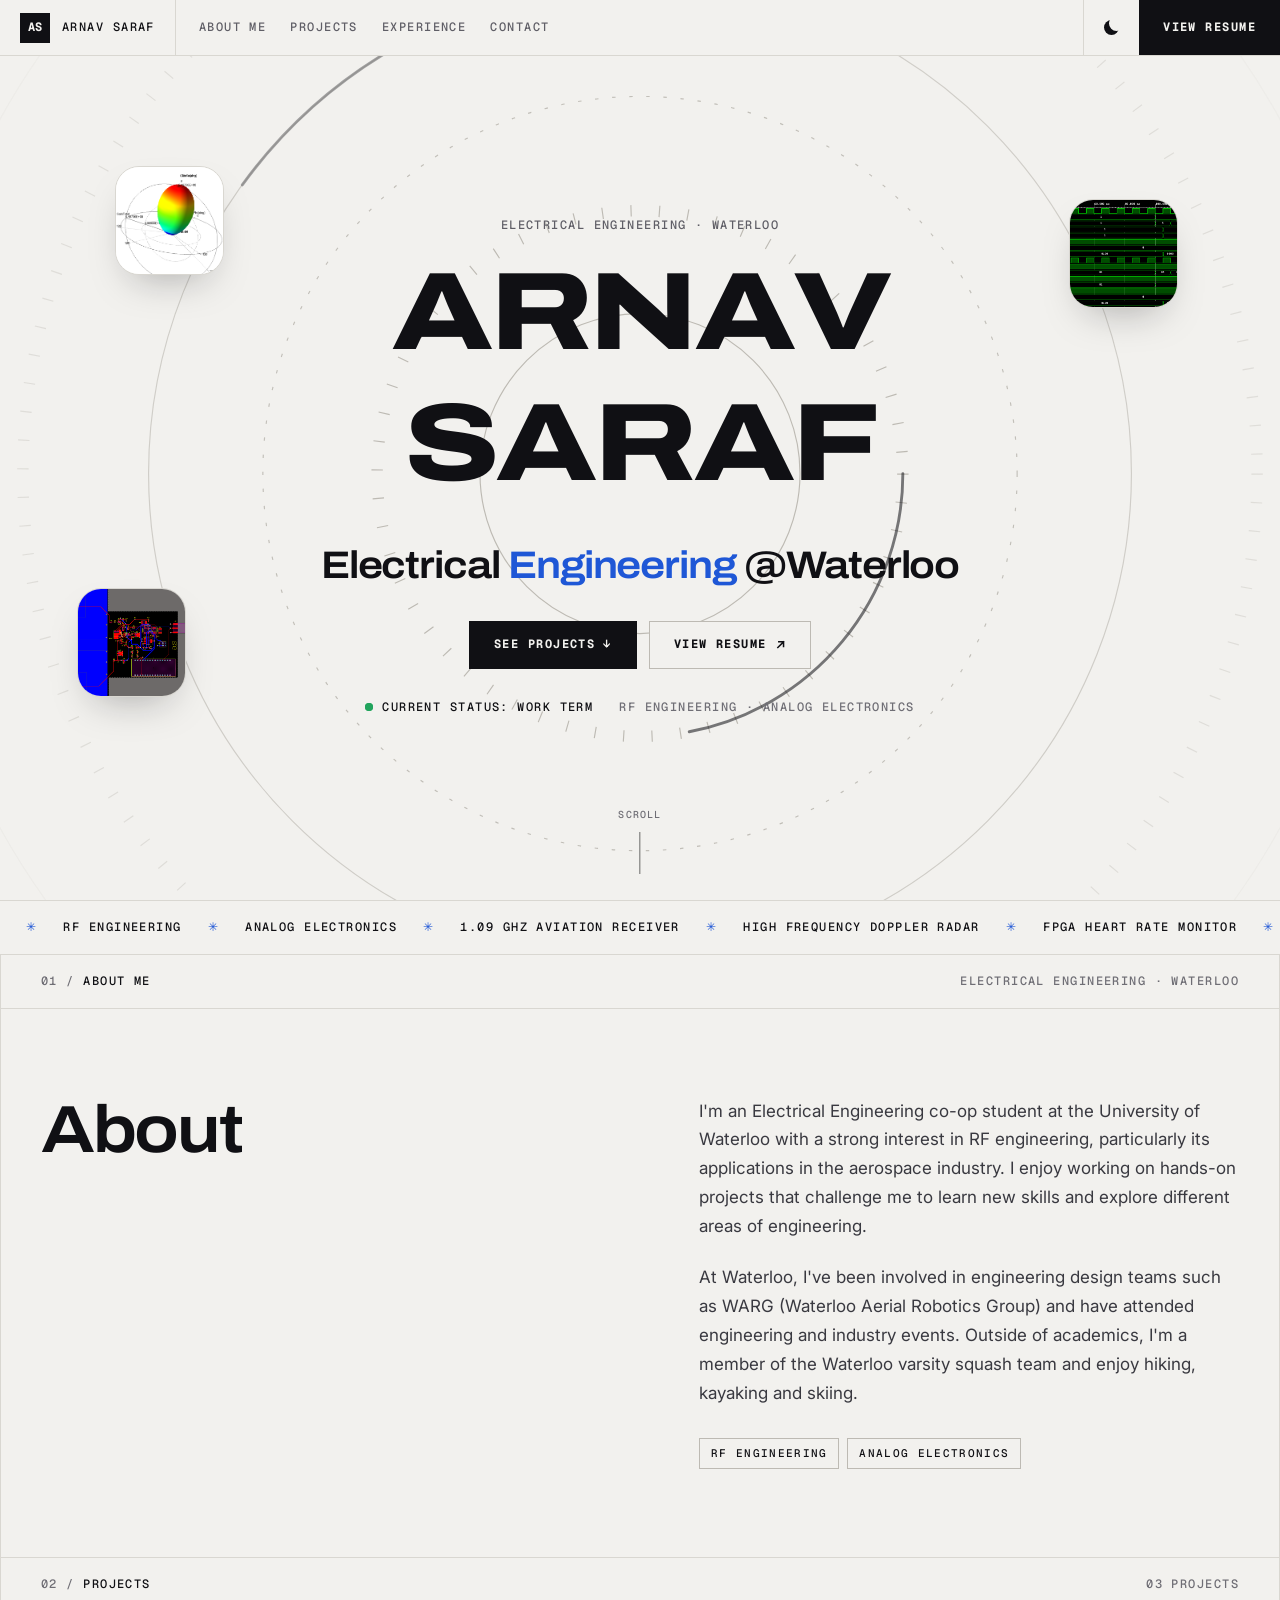
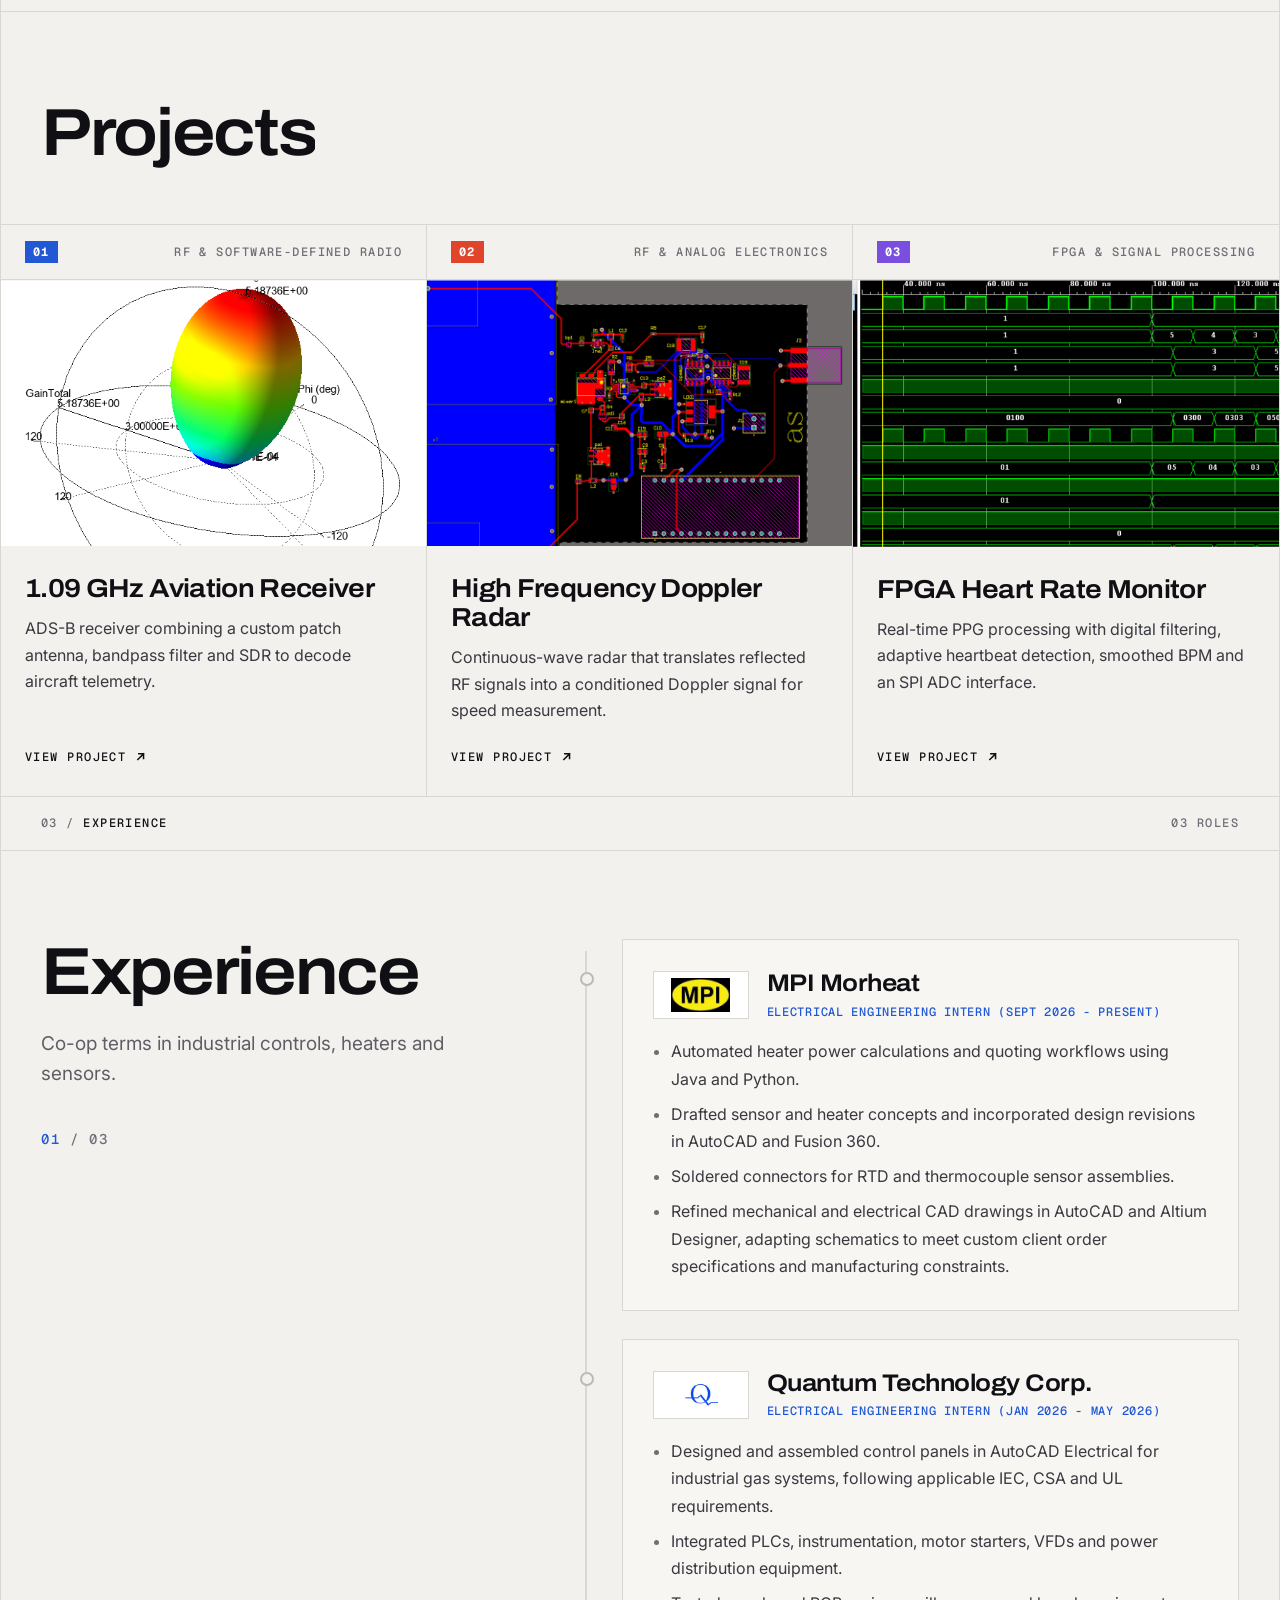
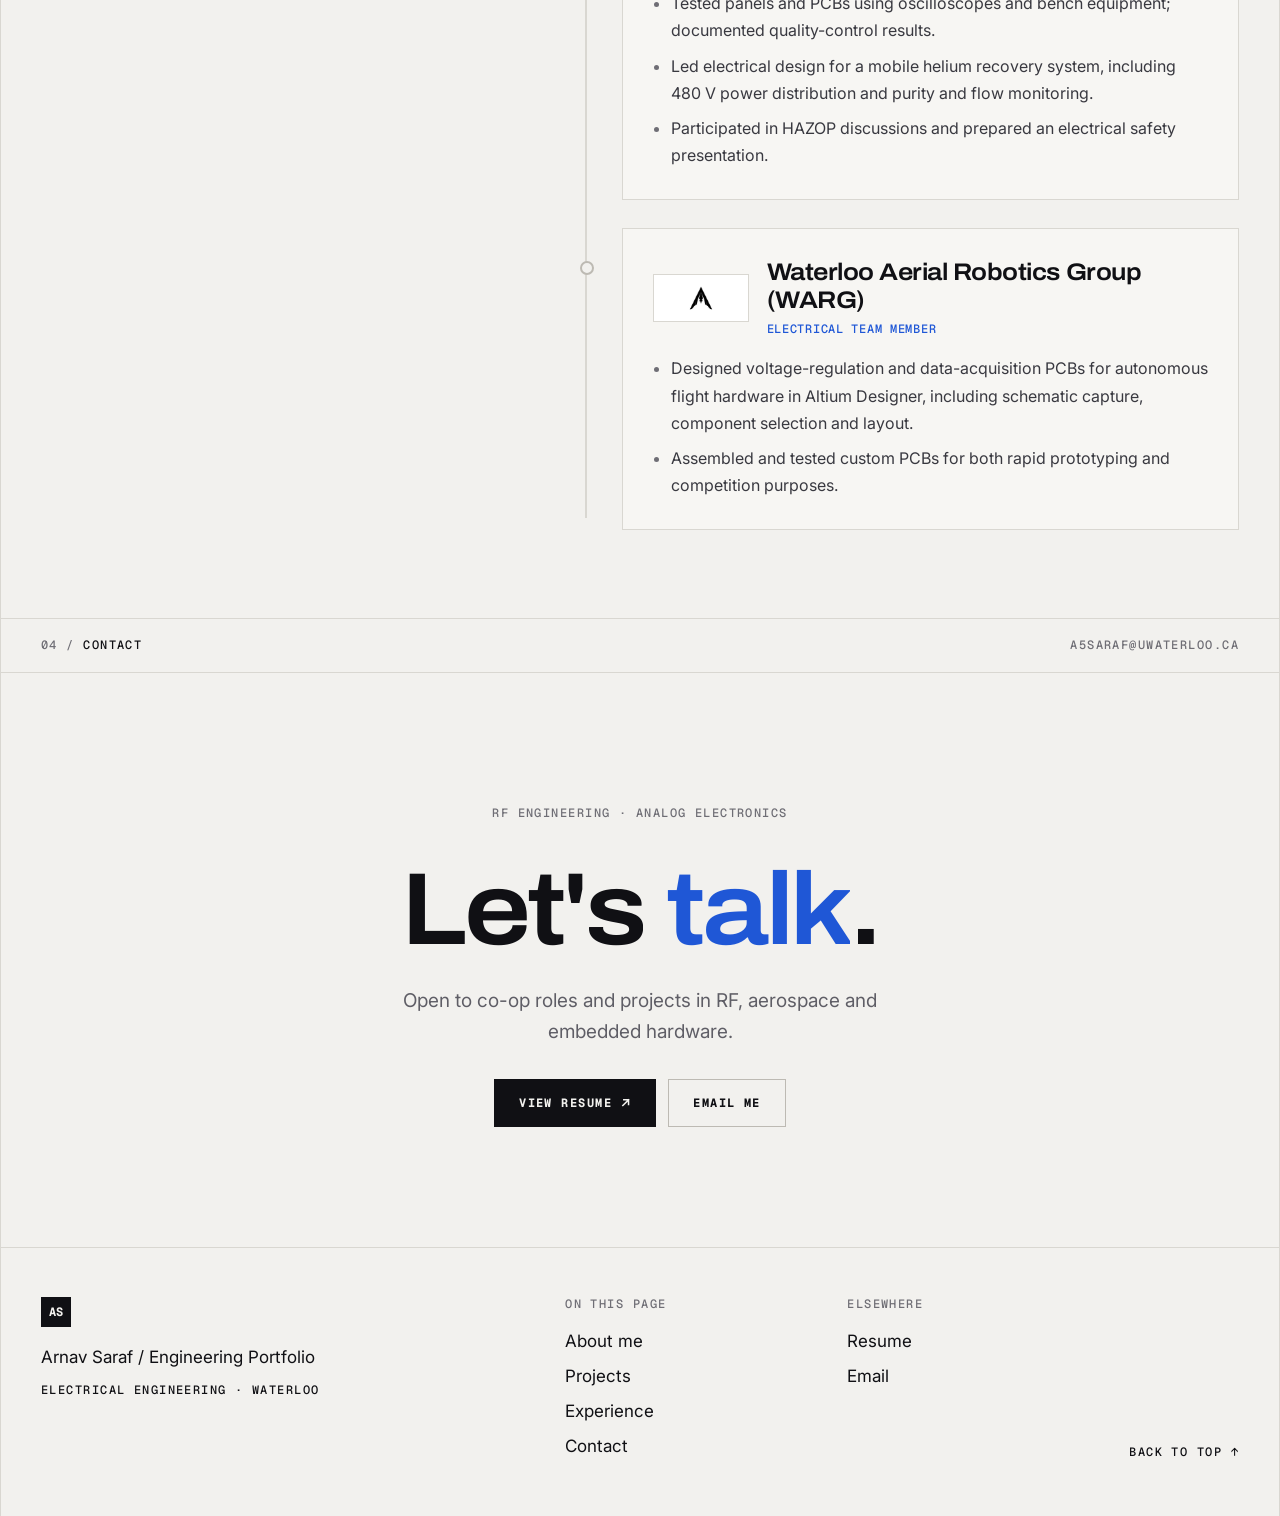
<file: index.html>
<!doctype html>
<html lang="en" data-style="motion" data-theme="light">
<head>
<meta charset="utf-8">
<meta name="viewport" content="width=device-width, initial-scale=1">
<title>Arnav Saraf | Engineering Portfolio</title>
<meta name="description" content="Arnav Saraf, Electrical Engineering co-op student at the University of Waterloo. RF, aviation and FPGA projects.">

<link rel="preconnect" href="https://fonts.googleapis.com">
<link rel="preconnect" href="https://fonts.gstatic.com" crossorigin>
<link rel="stylesheet" href="https://fonts.googleapis.com/css2?family=Archivo:wdth,wght@62..125,400..800&family=Geist+Mono:wght@400;500;700&family=Inter:wght@400;500;600&display=swap">

<!-- The style chosen in the editor (settings.style) decides which stylesheet loads. -->
<link rel="stylesheet" id="style-sheet" href="css/motion.css">

<script src="content.js"></script>
<script>
  // Pick the stylesheet before the page paints. ?style=classic or ?style=motion overrides it.
  (function () {
    var settings = (window.portfolioContent || {}).settings || {};
    var override = new URLSearchParams(location.search).get('style');
    var style = override === 'classic' || override === 'motion' ? override : (settings.style === 'classic' ? 'classic' : 'motion');
    document.documentElement.dataset.style = style;
    document.documentElement.dataset.theme = settings.theme || 'light';
    document.getElementById('style-sheet').href = 'css/' + style + '.css';
  })();
</script>
</head>
<body>
<div id="app"></div>
<noscript>
  <p style="padding:24px;font-family:sans-serif">This portfolio needs JavaScript to display. <a href="assets/Arnav-Saraf-Resume.pdf">Open the resume PDF</a>.</p>
</noscript>

<script src="js/common.js"></script>
<script src="js/classic.js"></script>
<script src="js/motion.js"></script>
<script src="js/site.js"></script>
</body>
</html>
</file>
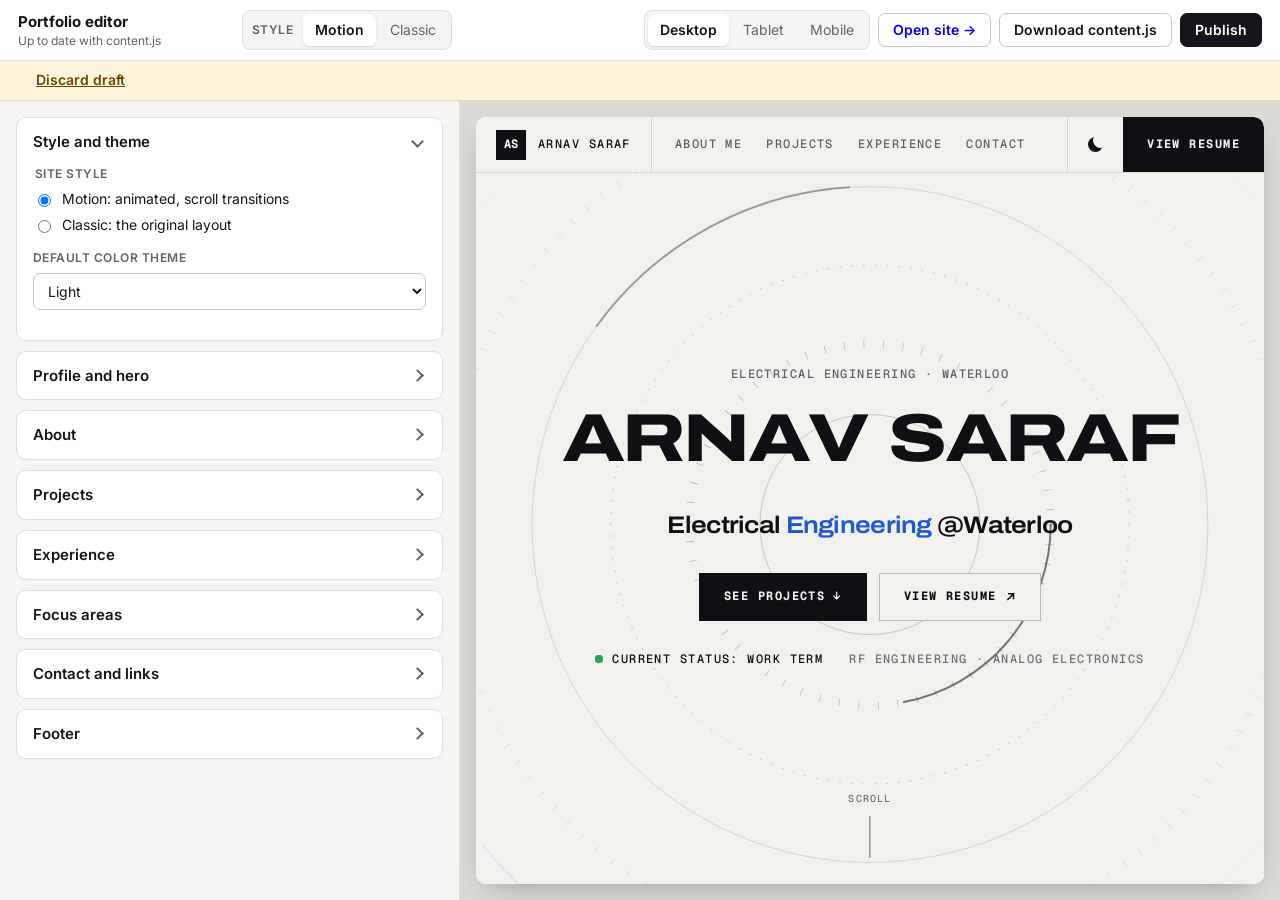
<file: editor.html>
<!doctype html>
<html lang="en">
<head>
<meta charset="utf-8">
<meta name="viewport" content="width=device-width, initial-scale=1">
<meta name="robots" content="noindex, nofollow">
<title>Portfolio editor</title>
<link rel="preconnect" href="https://fonts.googleapis.com">
<link rel="preconnect" href="https://fonts.gstatic.com" crossorigin>
<link rel="stylesheet" href="https://fonts.googleapis.com/css2?family=Inter:wght@400;500;600;700&display=swap">
<link rel="stylesheet" href="css/editor.css">
<script src="content.js"></script>
</head>
<body>
<header class="ed-bar">
  <div class="ed-brand">
    <strong>Portfolio editor</strong>
    <span id="save-state" class="ed-state" role="status">Loading…</span>
  </div>

  <div class="ed-style" role="group" aria-label="Site style">
    <span class="ed-label">Style</span>
    <button type="button" data-style-choice="motion">Motion</button>
    <button type="button" data-style-choice="classic">Classic</button>
  </div>

  <div class="ed-actions">
    <div class="ed-devices" role="group" aria-label="Preview size">
      <button type="button" data-device="desktop" aria-pressed="true" title="Desktop preview">Desktop</button>
      <button type="button" data-device="tablet" aria-pressed="false" title="Tablet preview">Tablet</button>
      <button type="button" data-device="mobile" aria-pressed="false" title="Mobile preview">Mobile</button>
    </div>
    <a class="ed-btn ed-btn-ghost" href="index.html" target="_blank" rel="noopener">Open site →</a>
    <button type="button" class="ed-btn ed-btn-ghost" id="download-btn">Download content.js</button>
    <button type="button" class="ed-btn ed-btn-primary" id="publish-btn">Publish</button>
  </div>
</header>

<div id="draft-banner" class="ed-banner" hidden>
  <span id="draft-text"></span>
  <button type="button" class="ed-link" id="discard-btn">Discard draft</button>
</div>

<main class="ed-main">
  <form id="form" class="ed-form" autocomplete="off" novalidate></form>
  <section class="ed-preview" aria-label="Live preview">
    <div class="ed-frame-wrap" id="frame-wrap">
      <iframe id="preview" title="Live preview of the portfolio" src="index.html?preview=1"></iframe>
    </div>
  </section>
</main>

<dialog id="publish-dialog" class="ed-dialog">
  <form method="dialog" id="publish-form">
    <h2>Publish to GitHub</h2>
    <p class="ed-help">Commits <code>content.js</code> and any uploaded files to your repository in one commit. GitHub Pages updates the live site about a minute later.</p>

    <div class="ed-row3">
      <label>Owner <input name="owner" required pattern="[A-Za-z0-9_.\-]+"></label>
      <label>Repository <input name="repo" required pattern="[A-Za-z0-9_.\-]+"></label>
      <label>Branch <input name="branch" required pattern="[A-Za-z0-9_.\/\-]+"></label>
    </div>

    <label>GitHub token
      <input name="token" type="password" required spellcheck="false" placeholder="github_pat_…">
    </label>
    <p class="ed-help">
      Create a <a href="https://github.com/settings/personal-access-tokens/new" target="_blank" rel="noopener">fine-grained token</a>
      with access to only this repository and <strong>Contents: Read and write</strong> permission.
      The token stays in this browser and is only sent to api.github.com.
    </p>
    <label class="ed-check"><input type="checkbox" name="remember"> Remember token on this device</label>

    <label>Commit message <input name="message" required></label>

    <ul id="publish-files" class="ed-files"></ul>
    <p id="publish-status" class="ed-publish-status" role="status"></p>

    <div class="ed-dialog-actions">
      <button type="button" class="ed-btn ed-btn-ghost" id="forget-token">Forget token</button>
      <span class="ed-spacer"></span>
      <button type="button" class="ed-btn ed-btn-ghost" value="cancel" id="publish-cancel">Close</button>
      <button type="submit" class="ed-btn ed-btn-primary" id="publish-go" value="publish">Publish now</button>
    </div>
  </form>
</dialog>

<script src="js/common.js"></script>
<script src="js/editor.js"></script>
</body>
</html>
</file>
<file: css/motion.css>
/* Motion style: inspired by getartcraft.com.
 * Warm paper background, wide display type, mono HUD labels, framed grid lines,
 * and scroll-triggered motion. Colors are grouped under THEME COLORS. */

/* THEME COLORS */
:root {
  color-scheme: light;
  --bg: #f2f1ee;
  --bg-2: #e9e7e2;
  --card: #f7f6f3;
  --ink: #101014;
  --ink-2: #393940;
  --muted: #5f5e66;
  --faint: #6f6e75;
  --line: #d9d7d1;
  --line-strong: #bdbab3;
  --accent: #1f57d6;
  --invert-bg: #101014;
  --invert-fg: #f2f1ee;
  --shadow: 0 18px 40px -18px rgba(16, 16, 20, .35);
}

:root[data-theme="dark"] {
  color-scheme: dark;
  --bg: #0f0f12;
  --bg-2: #18181d;
  --card: #141418;
  --ink: #f2f1ee;
  --ink-2: #cfced3;
  --muted: #a3a2aa;
  --faint: #8c8b93;
  --line: #26262d;
  --line-strong: #3b3b44;
  --accent: #7aa2ff;
  --invert-bg: #f2f1ee;
  --invert-fg: #101014;
  --shadow: 0 18px 40px -18px rgba(0, 0, 0, .8);
}

/* BASE */
:root {
  --display: "Archivo", "Arial Narrow", system-ui, sans-serif;
  --body: "Inter", system-ui, -apple-system, "Segoe UI", sans-serif;
  --mono: "Geist Mono", ui-monospace, SFMono-Regular, Menlo, monospace;
  --frame: 1280px;
  --pad: 40px;
  --bar: 56px;
  --ease: cubic-bezier(.2, .7, .1, 1);
}

* { box-sizing: border-box; }

html {
  scroll-behavior: smooth;
  scroll-padding-top: calc(var(--bar) + 8px);
  background: var(--bg);
}

body {
  margin: 0;
  font-family: var(--body);
  font-size: 17px;
  line-height: 1.7;
  color: var(--ink-2);
  background: var(--bg);
  -webkit-font-smoothing: antialiased;
  transition: background-color .3s, color .3s;
}

a { color: inherit; }

a:focus-visible,
button:focus-visible {
  outline: 2px solid var(--accent);
  outline-offset: 3px;
}

img { display: block; max-width: 100%; }

.hud {
  font-family: var(--mono);
  font-size: 12px;
  line-height: 1.4;
  font-weight: 500;
  letter-spacing: .12em;
  text-transform: uppercase;
}

.faint { color: var(--faint); }
.accent { color: var(--accent); }

/* TOP BAR */
.topbar {
  position: sticky;
  top: 0;
  z-index: 50;
  display: flex;
  align-items: stretch;
  height: var(--bar);
  border-bottom: 1px solid var(--line);
  background: color-mix(in srgb, var(--bg) 92%, transparent);
  backdrop-filter: blur(10px);
  -webkit-backdrop-filter: blur(10px);
}

.mark {
  display: flex;
  align-items: center;
  gap: 12px;
  padding: 0 20px;
  border-right: 1px solid var(--line);
  color: var(--ink);
  text-decoration: none;
}

.mark-box {
  display: inline-grid;
  place-items: center;
  width: 30px;
  height: 30px;
  background: var(--invert-bg);
  color: var(--invert-fg);
  font-family: var(--mono);
  font-size: 12px;
  font-weight: 700;
  letter-spacing: .04em;
}

.mark-name { color: var(--ink); }

.topnav {
  display: flex;
  align-items: center;
  gap: 6px;
  padding: 0 14px;
}

.topnav a {
  padding: 5px 9px;
  color: var(--muted);
  text-decoration: none;
  transition: background-color .2s, color .2s;
}

.topnav a:hover { color: var(--ink); }

.topnav a.active {
  background: var(--invert-bg);
  color: var(--invert-fg);
}

.top-actions {
  display: flex;
  margin-left: auto;
}

.icon-btn {
  display: grid;
  place-items: center;
  width: var(--bar);
  border: 0;
  border-left: 1px solid var(--line);
  background: transparent;
  color: var(--ink);
  cursor: pointer;
}

.icon-btn:hover { background: var(--bg-2); }

.moon {
  width: 15px;
  height: 15px;
  border-radius: 50%;
  box-shadow: inset 5px -4px 0 0 currentColor;
  transition: box-shadow .3s, transform .4s var(--ease);
}

[data-theme="dark"] .moon {
  box-shadow: inset 0 0 0 8px currentColor;
  transform: scale(.8);
}

.top-cta {
  display: flex;
  align-items: center;
  padding: 0 24px;
  background: var(--invert-bg);
  color: var(--invert-fg);
  font-weight: 700;
  text-decoration: none;
}

.top-cta:hover { opacity: .85; }

.progress {
  position: absolute;
  left: 0;
  right: 0;
  bottom: -1px;
  height: 2px;
  pointer-events: none;
}

.progress span {
  display: block;
  height: 100%;
  background: var(--accent);
  transform: scaleX(0);
  transform-origin: left;
}

/* SCROLL RULER (right gutter, wide screens) */
.ruler {
  position: fixed;
  top: var(--bar);
  right: 0;
  bottom: 0;
  z-index: 40;
  display: none;
  flex-direction: column;
  justify-content: space-between;
  width: 56px;
  padding: 28px 0;
  pointer-events: none;
}

.tick {
  position: relative;
  display: block;
  width: 8px;
  height: 1px;
  margin-left: auto;
  background: var(--line-strong);
}

.tick.major { width: 16px; }

.tick.major::before {
  content: attr(data-n);
  position: absolute;
  right: 22px;
  top: -7px;
  font-size: 9px;
  letter-spacing: .04em;
  color: var(--faint);
}

.ruler-marker {
  position: absolute;
  right: 0;
  width: 36px;
  height: 1px;
  margin-top: 28px;
  background: var(--accent);
}

.ruler-label {
  position: absolute;
  right: 4px;
  top: 4px;
  font-size: 9px;
  letter-spacing: .04em;
  color: var(--accent);
}

/* HERO */
.hero {
  position: relative;
  display: grid;
  place-items: center;
  min-height: calc(100svh - var(--bar));
  padding: 96px 24px 120px;
  overflow: hidden;
  text-align: center;
}

.rings {
  position: absolute;
  top: 50%;
  left: 50%;
  width: max(1100px, 125vmax);
  aspect-ratio: 1;
  transform: translate(-50%, -50%);
  pointer-events: none;
  -webkit-mask-image: radial-gradient(circle, #000 30%, transparent 68%);
  mask-image: radial-gradient(circle, #000 30%, transparent 68%);
}

.rings-svg {
  width: 100%;
  height: 100%;
  overflow: visible;
}

.rings-svg circle { fill: none; }
.rings-svg .line { stroke: var(--line-strong); stroke-width: 1; }
.rings-svg .dashed { stroke-dasharray: 3 12; }
.rings-svg .ticks { stroke: var(--line-strong); stroke-width: 10; stroke-dasharray: 1 24; }

.rings-svg .arc {
  stroke: var(--ink);
  stroke-width: 2.5;
  stroke-linecap: round;
  opacity: .55;
}

.rings-svg .arc-1 { stroke-dasharray: 22 78; }
.rings-svg .arc-2 { stroke-dasharray: 14 86; stroke-dashoffset: 40; }
.rings-svg .arc-3 { stroke-dasharray: 9 91; stroke-dashoffset: 70; stroke: var(--accent); opacity: .7; }

.ring {
  transform-box: fill-box;
  transform-origin: center;
  animation: spin 70s linear infinite;
}

.ring-b { animation-duration: 110s; animation-direction: reverse; }
.ring-c { animation-duration: 160s; }

@keyframes spin { to { transform: rotate(360deg); } }

.floaters {
  position: absolute;
  inset: 0;
  pointer-events: none;
}

.floater {
  position: absolute;
  width: clamp(92px, 8.5vw, 136px);
  aspect-ratio: 1;
  pointer-events: auto;
  opacity: 0;
  transition: opacity 1s ease .9s;
}

.intro-ready .floater { opacity: 1; }

.floater-in {
  display: block;
  width: 100%;
  height: 100%;
  overflow: hidden;
  border-radius: 24px;
  border: 1px solid var(--line);
  background: var(--card);
  box-shadow: var(--shadow);
  animation: bob 7s ease-in-out infinite;
}

.floater-in img {
  width: 100%;
  height: 100%;
  object-fit: cover;
}

.f1 { top: 13%; left: 9%; }
.f2 { top: 63%; left: 6%; }
.f3 { top: 17%; right: 8%; }
.f4 { top: 66%; right: 11%; }
.f1 .floater-in { --r: -7deg; }
.f2 .floater-in { --r: 5deg; animation-delay: -2s; }
.f3 .floater-in { --r: 6deg; animation-delay: -4s; }
.f4 .floater-in { --r: -4deg; animation-delay: -1s; }

@keyframes bob {
  0%, 100% { transform: rotate(var(--r, 0deg)) translateY(0); }
  50% { transform: rotate(var(--r, 0deg)) translateY(-12px); }
}

.hero-inner {
  position: relative;
  z-index: 2;
  max-width: 980px;
}

.hero-kicker {
  margin: 0 0 22px;
  color: var(--muted);
}

.wordmark {
  margin: 0;
  font-family: var(--display);
  font-stretch: 125%;
  font-weight: 800;
  font-size: clamp(46px, 8.6vw, 140px);
  line-height: .95;
  letter-spacing: -.035em;
  text-transform: uppercase;
  color: var(--ink);
}

.wm-word {
  display: inline-block;
  overflow: hidden;
  padding: .04em .02em .06em;
  white-space: nowrap;
}

.ch {
  display: inline-block;
  transform: translateY(110%);
  transition: transform .9s var(--ease);
  transition-delay: calc(var(--i) * 45ms + 120ms);
}

.intro-ready .ch { transform: none; }

.hero-headline {
  margin: 26px auto 0;
  max-width: 820px;
  font-family: var(--display);
  font-stretch: 112%;
  font-weight: 640;
  font-size: clamp(24px, 3vw, 40px);
  line-height: 1.12;
  letter-spacing: -.03em;
  color: var(--ink);
}

.hero-intro {
  max-width: 560px;
  margin: 18px auto 0;
  font-size: 18px;
  line-height: 1.65;
  color: var(--muted);
}

.cta-row {
  display: flex;
  flex-wrap: wrap;
  justify-content: center;
  gap: 12px;
  margin-top: 34px;
}

.btn {
  display: inline-flex;
  align-items: center;
  gap: 8px;
  min-height: 48px;
  padding: 0 24px;
  font-weight: 700;
  text-decoration: none;
  transition: transform .25s var(--ease), background-color .2s, color .2s, border-color .2s;
}

.btn:hover { transform: translateY(-2px); }

.btn-solid {
  background: var(--invert-bg);
  color: var(--invert-fg);
  border: 1px solid var(--invert-bg);
}

.btn-line {
  border: 1px solid var(--line-strong);
  background: var(--bg);
  color: var(--ink);
}

.btn-line:hover { border-color: var(--ink); }

.arr {
  display: inline-block;
  width: .95em;
  height: .95em;
  fill: none;
  stroke: currentColor;
  stroke-width: 1.6;
  stroke-linecap: square;
  vertical-align: -.1em;
  transition: transform .25s var(--ease);
}

a:hover .arr { transform: translate(2px, -2px); }

.hero-meta {
  display: flex;
  flex-wrap: wrap;
  justify-content: center;
  gap: 10px 26px;
  margin: 30px 0 0;
  color: var(--muted);
}

.status {
  display: inline-flex;
  align-items: center;
  gap: 9px;
  color: var(--ink);
}

.pulse {
  position: relative;
  width: 8px;
  height: 8px;
  border-radius: 50%;
  background: #22a45d;
}

.pulse::after {
  content: "";
  position: absolute;
  inset: 0;
  border-radius: 50%;
  background: inherit;
  animation: ping 2s ease-out infinite;
}

@keyframes ping {
  from { transform: scale(1); opacity: .6; }
  to { transform: scale(3); opacity: 0; }
}

.scroll-cue {
  position: absolute;
  bottom: 26px;
  left: 50%;
  z-index: 2;
  display: flex;
  flex-direction: column;
  align-items: center;
  gap: 10px;
  transform: translateX(-50%);
  color: var(--faint);
  font-size: 10px;
  text-decoration: none;
}

.cue-line {
  position: relative;
  width: 1px;
  height: 42px;
  overflow: hidden;
  background: var(--line);
}

.cue-line::after {
  content: "";
  position: absolute;
  inset: 0;
  background: var(--ink);
  animation: cue 2.2s var(--ease) infinite;
}

@keyframes cue {
  from { transform: translateY(-100%); }
  to { transform: translateY(100%); }
}

/* Entrance for hero lines */
.intro-up {
  opacity: 0;
  transform: translateY(18px);
  transition: opacity .8s ease, transform .9s var(--ease);
  transition-delay: calc(var(--d, 0) * 90ms + 150ms);
}

.intro-ready .intro-up {
  opacity: 1;
  transform: none;
}

/* MARQUEE */
.marquee {
  position: relative;
  z-index: 3;
  display: flex;
  overflow: hidden;
  border-top: 1px solid var(--line);
  border-bottom: 1px solid var(--line);
  background: var(--bg);
  color: var(--ink);
}

.marquee-track {
  display: flex;
  width: max-content;
  animation: marquee 45s linear infinite;
}

.marquee:hover .marquee-track { animation-play-state: paused; }

.marquee-group { display: flex; }

.marquee-item {
  display: inline-flex;
  align-items: center;
  gap: 26px;
  padding: 18px 0 18px 26px;
  white-space: nowrap;
}

.star { color: var(--accent); }

@keyframes marquee { to { transform: translateX(-50%); } }

/* FRAME AND SECTIONS */
.frame {
  max-width: var(--frame);
  margin: 0 auto;
  border-left: 1px solid var(--line);
  border-right: 1px solid var(--line);
}

.block { border-bottom: 1px solid var(--line); }

.block-bar {
  display: flex;
  justify-content: space-between;
  gap: 20px;
  padding: 18px var(--pad);
  border-bottom: 1px solid var(--line);
  color: var(--ink);
}

.display {
  margin: 0;
  font-family: var(--display);
  font-stretch: 112%;
  font-weight: 640;
  font-size: clamp(38px, 5.2vw, 72px);
  line-height: 1.02;
  letter-spacing: -.035em;
  color: var(--ink);
  text-wrap: balance;
}

.display-xl { font-size: clamp(48px, 8vw, 116px); }

.lead {
  margin: 0;
  max-width: 440px;
  font-size: 19px;
  line-height: 1.6;
  color: var(--muted);
}

/* Word-by-word heading reveal */
.w {
  display: inline-block;
  overflow: hidden;
  padding-bottom: .08em;
  margin-bottom: -.08em;
  vertical-align: top;
}

.w-in {
  display: inline-block;
  transform: translateY(105%);
  transition: transform .85s var(--ease);
  transition-delay: calc(var(--w) * 60ms);
}

.split.in .w-in { transform: none; }

/* Generic scroll reveal */
.reveal {
  opacity: 0;
  transform: translateY(26px);
  transition: opacity .7s ease, transform .8s var(--ease);
  transition-delay: calc(var(--d, 0) * 90ms);
}

.reveal.in {
  opacity: 1;
  transform: none;
}

/* ABOUT */
.about-grid {
  display: grid;
  grid-template-columns: 1.1fr 1fr;
  gap: 64px;
  padding: 88px var(--pad);
}

.about-body p {
  margin: 0 0 22px;
  max-width: 600px;
}

.chips {
  display: flex;
  flex-wrap: wrap;
  gap: 8px;
  margin: 30px 0 0;
  padding: 0;
  list-style: none;
}

.chips li {
  padding: 7px 11px;
  border: 1px solid var(--line-strong);
  color: var(--ink);
  font-size: 11px;
}

/* PROJECTS */
.block-head {
  display: flex;
  align-items: flex-end;
  justify-content: space-between;
  gap: 40px;
  padding: 88px var(--pad) 56px;
  border-bottom: 1px solid var(--line);
}

.cards {
  display: grid;
  grid-template-columns: repeat(3, minmax(0, 1fr));
}

.card {
  display: flex;
  flex-direction: column;
  border-right: 1px solid var(--line);
  border-bottom: 1px solid var(--line);
  margin-bottom: -1px;
  color: inherit;
  text-decoration: none;
  transition: opacity .7s ease, transform .8s var(--ease), background-color .3s;
  transition-delay: calc(var(--d, 0) * 90ms), calc(var(--d, 0) * 90ms), 0s;
}

.card:nth-child(3n) { border-right: 0; }

.card:hover { background: var(--card); }

.card-top {
  display: flex;
  align-items: center;
  justify-content: space-between;
  gap: 16px;
  padding: 16px 24px;
  border-bottom: 1px solid var(--line);
}

.chip {
  padding: 3px 8px;
  background: var(--chip);
  color: #fff;
  font-weight: 700;
}

.card-cat {
  overflow: hidden;
  white-space: nowrap;
  text-overflow: ellipsis;
}

.card-media {
  position: relative;
  aspect-ratio: 16 / 10;
  overflow: hidden;
  background: var(--bg-2);
  clip-path: inset(0 0 100% 0);
  transition: clip-path 1.1s var(--ease);
  transition-delay: calc(var(--d, 0) * 90ms + 150ms);
}

.card.in .card-media { clip-path: inset(0); }

.card-media img {
  width: 100%;
  height: 100%;
  object-fit: cover;
  transform: translateY(var(--py, 0px)) scale(var(--s, 1.08));
  transition: transform .7s var(--ease);
}

.card:hover .card-media img { --s: 1.14; }

.card-body {
  display: flex;
  flex: 1;
  flex-direction: column;
  padding: 28px 24px 30px;
}

.card-body h3 {
  margin: 0 0 12px;
  font-family: var(--display);
  font-stretch: 110%;
  font-weight: 640;
  font-size: 26px;
  line-height: 1.12;
  letter-spacing: -.025em;
  color: var(--ink);
}

.card-body p {
  margin: 0 0 26px;
  font-size: 16px;
  line-height: 1.65;
}

.card-link {
  margin-top: auto;
  color: var(--ink);
}

/* EXPERIENCE */
.exp-grid {
  display: grid;
  grid-template-columns: 5fr 7fr;
  gap: 64px;
  padding: 88px var(--pad);
}

.exp-side {
  position: sticky;
  top: calc(var(--bar) + 40px);
  align-self: start;
}

.exp-side .lead { margin-top: 22px; }

.exp-count {
  margin: 40px 0 0;
  font-size: 14px;
}

.exp-current { color: var(--accent); }

.exp-list {
  position: relative;
  padding-left: 44px;
}

.timeline {
  position: absolute;
  top: 12px;
  bottom: 12px;
  left: 7px;
  width: 2px;
  background: var(--line);
}

.timeline span {
  display: block;
  height: 100%;
  background: var(--accent);
  transform: scaleY(0);
  transform-origin: top;
}

.job {
  position: relative;
  margin-bottom: 28px;
  padding: 30px 30px 22px;
  border: 1px solid var(--line);
  background: var(--card);
}

.job:last-child { margin-bottom: 0; }

.job-dot {
  position: absolute;
  top: 32px;
  left: -43px;
  width: 14px;
  height: 14px;
  border: 2px solid var(--line-strong);
  border-radius: 50%;
  background: var(--bg);
  transition: background-color .3s, border-color .3s;
}

.job.active .job-dot {
  border-color: var(--accent);
  background: var(--accent);
}

.job-head {
  display: flex;
  align-items: center;
  gap: 18px;
  margin-bottom: 18px;
}

.job-logo {
  flex: 0 0 96px;
  width: 96px;
  height: 48px;
  padding: 6px;
  object-fit: contain;
  background: #fff;
  border: 1px solid var(--line);
}

.job h3 {
  margin: 0;
  font-family: var(--display);
  font-stretch: 110%;
  font-weight: 640;
  font-size: 24px;
  line-height: 1.15;
  letter-spacing: -.02em;
  color: var(--ink);
}

.job-role {
  margin: 6px 0 0;
  color: var(--accent);
  letter-spacing: .06em;
}

.job ul {
  margin: 0;
  padding-left: 18px;
  font-size: 16px;
  line-height: 1.7;
}

.job li { margin-bottom: 8px; }
.job li::marker { color: var(--faint); }

/* CONTACT */
.contact { border-bottom: 0; }

.contact-inner {
  display: flex;
  flex-direction: column;
  align-items: center;
  gap: 24px;
  padding: 120px var(--pad);
  text-align: center;
}

.contact-inner .lead { max-width: 560px; }
.contact-inner .cta-row { margin-top: 8px; }

/* FOOTER */
.site-footer { border-top: 1px solid var(--line); }

.footer-inner {
  display: grid;
  grid-template-columns: 2fr 1fr 1fr auto;
  gap: 40px;
  max-width: var(--frame);
  margin: 0 auto;
  padding: 48px var(--pad) 56px;
  border-left: 1px solid var(--line);
  border-right: 1px solid var(--line);
}

.footer-brand p {
  margin: 16px 0 0;
  color: var(--ink);
}

.footer-brand .hud { margin-top: 10px; }

.footer-col {
  display: flex;
  flex-direction: column;
  gap: 6px;
}

.footer-col p { margin: 0 0 8px; }

.footer-col a {
  color: var(--ink);
  text-decoration: none;
}

.footer-col a:hover {
  text-decoration: underline;
  text-underline-offset: 4px;
}

.to-top {
  align-self: end;
  color: var(--ink);
  text-decoration: none;
}

/* RESPONSIVE */
@media (min-width: 1420px) {
  .ruler { display: flex; }
}

@media (max-width: 1100px) {
  .floaters { display: none; }
  .about-grid,
  .exp-grid { grid-template-columns: 1fr; gap: 36px; }
  .exp-side { position: static; }
  .exp-count { display: none; }
  .cards { grid-template-columns: repeat(2, minmax(0, 1fr)); }
  .card:nth-child(3n) { border-right: 1px solid var(--line); }
  .card:nth-child(2n) { border-right: 0; }
  .footer-inner { grid-template-columns: 1fr 1fr; }
}

@media (max-width: 760px) {
  :root { --pad: 20px; --bar: 52px; }
  body { font-size: 16px; }
  .mark { padding: 0 14px; }
  .mark-name { display: none; }
  .topnav { gap: 0; padding: 0 6px; overflow-x: auto; scrollbar-width: none; }
  .topnav a { padding: 5px 7px; font-size: 10px; letter-spacing: .08em; white-space: nowrap; }
  .top-cta { padding: 0 14px; font-size: 10px; }
  .icon-btn { width: 46px; }
  .hero { padding: 64px 20px 110px; }
  .hero-intro { font-size: 16px; }
  .frame,
  .footer-inner { border-left: 0; border-right: 0; }
  .block-head { flex-direction: column; align-items: flex-start; gap: 18px; padding: 56px var(--pad) 36px; }
  .about-grid,
  .exp-grid { padding: 56px var(--pad); }
  .cards { grid-template-columns: 1fr; }
  .card,
  .card:nth-child(3n) { border-right: 0; }
  .card-body h3 { font-size: 23px; }
  .lead { font-size: 17px; }
  .exp-list { padding-left: 30px; }
  .timeline { left: 5px; }
  .job-dot { left: -30px; width: 12px; height: 12px; }
  .job { padding: 22px 20px 16px; }
  .job-head { flex-direction: column; align-items: flex-start; gap: 12px; }
  .job h3 { font-size: 21px; }
  .job ul { font-size: 15px; }
  .contact-inner { padding: 80px var(--pad); }
  .footer-inner { grid-template-columns: 1fr; gap: 28px; }
  .to-top { align-self: start; }
}

@media (max-width: 560px) {
  /* The hero and contact sections still show the resume button. */
  .top-cta { display: none; }
  .job-logo { flex: none; }
}

@media (max-width: 460px) {
  .topnav a[data-nav="contact"] { display: none; }
  .block-bar > span:last-child { display: none; }
}

/* REDUCED MOTION, and editor preview re-renders */
.no-anim .reveal,
.no-anim .intro-up,
.no-anim .ch,
.no-anim .w-in {
  opacity: 1 !important;
  transform: none !important;
  transition: none !important;
}

.no-anim .card-media {
  clip-path: none !important;
  transition: none !important;
}

.no-anim .floater {
  opacity: 1 !important;
  transition: none !important;
}

@media (prefers-reduced-motion: reduce) {
  html { scroll-behavior: auto; }
  .ring,
  .marquee-track,
  .floater-in,
  .pulse::after,
  .cue-line::after { animation: none !important; }
  .card-media img { transform: none !important; }
  .btn,
  .arr { transition: none; }
}
</file>
<file: css/editor.css>
/* Editor UI */
:root {
  --bg: #f4f4f2;
  --panel: #ffffff;
  --ink: #16161a;
  --muted: #62626b;
  --line: #e0dfdb;
  --line-strong: #c9c7c1;
  --accent: #1f57d6;
  --danger: #c0352b;
  --ok: #1b7f45;
  font-family: Inter, system-ui, -apple-system, "Segoe UI", sans-serif;
  color: var(--ink);
  background: var(--bg);
}

* { box-sizing: border-box; }

body {
  display: flex;
  flex-direction: column;
  height: 100vh;
  margin: 0;
  font-size: 14px;
  line-height: 1.45;
}

button, input, select, textarea { font: inherit; color: inherit; }

:focus-visible { outline: 2px solid var(--accent); outline-offset: 2px; }

code {
  font-family: ui-monospace, SFMono-Regular, Menlo, monospace;
  font-size: 12px;
}

/* Top bar */
.ed-bar {
  display: flex;
  flex-wrap: wrap;
  align-items: center;
  gap: 12px 24px;
  padding: 10px 18px;
  border-bottom: 1px solid var(--line);
  background: var(--panel);
}

.ed-brand { display: flex; flex-direction: column; min-width: 200px; }
.ed-brand strong { font-size: 15px; }

.ed-state { font-size: 12px; color: var(--muted); }
.ed-state.dirty { color: #a35a00; }

.ed-style,
.ed-devices {
  display: flex;
  align-items: center;
  gap: 2px;
  padding: 3px;
  border: 1px solid var(--line);
  border-radius: 8px;
  background: var(--bg);
}

.ed-style .ed-label { margin: 0 8px 0 6px; }

.ed-style button,
.ed-devices button {
  padding: 6px 12px;
  border: 0;
  border-radius: 6px;
  background: transparent;
  color: var(--muted);
  cursor: pointer;
}

.ed-style button[aria-pressed="true"],
.ed-devices button[aria-pressed="true"] {
  background: var(--panel);
  color: var(--ink);
  font-weight: 600;
  box-shadow: 0 1px 2px rgba(0, 0, 0, .12);
}

.ed-actions {
  display: flex;
  flex-wrap: wrap;
  align-items: center;
  gap: 8px;
  margin-left: auto;
}

.ed-btn {
  display: inline-flex;
  align-items: center;
  justify-content: center;
  min-height: 34px;
  padding: 6px 14px;
  border: 1px solid var(--line-strong);
  border-radius: 7px;
  background: var(--panel);
  font-weight: 600;
  text-decoration: none;
  white-space: nowrap;
  cursor: pointer;
}

.ed-btn:hover { border-color: var(--ink); }
.ed-btn:disabled { opacity: .55; cursor: progress; }

.ed-btn-primary {
  border-color: var(--ink);
  background: var(--ink);
  color: #fff;
}

.ed-btn-primary:hover { background: #33333a; }

.ed-btn-small {
  min-height: 30px;
  padding: 4px 10px;
  font-size: 13px;
}

.ed-link {
  border: 0;
  background: none;
  color: inherit;
  font-weight: 600;
  text-decoration: underline;
  cursor: pointer;
}

.ed-banner {
  display: flex;
  flex-wrap: wrap;
  gap: 12px;
  padding: 8px 18px;
  background: #fff4dc;
  border-bottom: 1px solid #f0d9a4;
  color: #6b4400;
}

/* Layout */
.ed-main {
  display: grid;
  grid-template-columns: minmax(360px, 460px) 1fr;
  flex: 1;
  min-height: 0;
}

.ed-form {
  overflow-y: auto;
  padding: 16px;
  border-right: 1px solid var(--line);
  background: var(--bg);
}

.ed-preview {
  display: flex;
  min-width: 0;
  padding: 16px;
  overflow: auto;
  background: #dcdbd6;
}

.ed-frame-wrap {
  flex: 1;
  margin: 0 auto;
  width: 100%;
  border-radius: 10px;
  overflow: hidden;
  background: #fff;
  box-shadow: 0 10px 30px -12px rgba(0, 0, 0, .35);
  transition: max-width .3s ease;
}

.ed-frame-wrap[data-device="tablet"] { max-width: 820px; }
.ed-frame-wrap[data-device="mobile"] { max-width: 390px; }

.ed-frame-wrap iframe {
  display: block;
  width: 100%;
  height: 100%;
  min-height: 600px;
  border: 0;
}

/* Sections */
.ed-section {
  margin-bottom: 10px;
  border: 1px solid var(--line);
  border-radius: 10px;
  background: var(--panel);
}

.ed-section > summary {
  padding: 13px 16px;
  font-size: 15px;
  font-weight: 600;
  cursor: pointer;
  list-style: none;
}

.ed-section > summary::-webkit-details-marker,
.ed-item > summary::-webkit-details-marker { display: none; }

.ed-section > summary::after,
.ed-item > summary::before {
  content: "";
  float: right;
  width: 7px;
  height: 7px;
  margin: 6px 4px 0 0;
  border-right: 2px solid var(--muted);
  border-bottom: 2px solid var(--muted);
  transform: rotate(-45deg);
  transition: transform .2s;
}

.ed-section[open] > summary::after { transform: rotate(45deg); }

.ed-section-body { padding: 0 16px 16px; }

.ed-field {
  display: flex;
  flex-direction: column;
  gap: 6px;
  margin: 0 0 14px;
  padding: 0;
  border: 0;
}

.ed-label {
  font-size: 12px;
  font-weight: 600;
  color: var(--muted);
  text-transform: uppercase;
  letter-spacing: .04em;
}

.ed-hint {
  margin: 0;
  font-size: 12px;
  color: var(--muted);
}

input[type="text"], input[type="url"], input[type="email"], input[type="password"], input:not([type]),
select, textarea {
  width: 100%;
  padding: 8px 10px;
  border: 1px solid var(--line-strong);
  border-radius: 7px;
  background: #fff;
}

textarea { resize: vertical; min-height: 60px; line-height: 1.5; overflow: hidden; }

.ed-radios legend { margin-bottom: 6px; }

.ed-check {
  display: flex;
  align-items: center;
  gap: 8px;
  font-size: 14px;
  cursor: pointer;
}

/* Lists */
.ed-list, .ed-strings { display: flex; flex-direction: column; gap: 8px; }

.ed-item {
  border: 1px solid var(--line);
  border-radius: 8px;
  background: #fafaf8;
}

.ed-item > summary {
  display: flex;
  align-items: center;
  gap: 8px;
  padding: 8px 10px;
  cursor: pointer;
  list-style: none;
}

.ed-item > summary::before { float: none; order: -1; flex-shrink: 0; margin: 0 4px 0 2px; }
.ed-item[open] > summary::before { transform: rotate(45deg); }

.ed-item-title {
  flex: 1;
  overflow: hidden;
  font-weight: 600;
  white-space: pre;
  text-overflow: ellipsis;
}

.ed-item-body { padding: 4px 12px 2px; border-top: 1px solid var(--line); }
.ed-item-body .ed-field:first-child { margin-top: 10px; }

.ed-string { display: flex; align-items: flex-start; gap: 6px; }

.ed-tools { display: flex; gap: 2px; flex-shrink: 0; }

.ed-icon {
  font-size: 16px;
  width: 28px;
  height: 28px;
  border: 1px solid transparent;
  border-radius: 6px;
  background: transparent;
  color: var(--muted);
  cursor: pointer;
}

.ed-icon:hover:not(:disabled) { border-color: var(--line-strong); color: var(--ink); background: #fff; }
.ed-icon[title="Delete"]:hover { color: var(--danger); }
.ed-icon:disabled { opacity: .3; cursor: default; }

.ed-list + .ed-btn,
.ed-strings + .ed-btn { align-self: flex-start; margin-top: 2px; }

/* Uploads */
.ed-upload { display: flex; gap: 10px; align-items: flex-start; }

.ed-thumb {
  flex: 0 0 72px;
  width: 72px;
  height: 54px;
  object-fit: cover;
  border: 1px solid var(--line);
  border-radius: 6px;
  background: var(--bg);
}

.ed-upload-controls { display: flex; flex: 1; flex-direction: column; gap: 6px; min-width: 0; }
.ed-upload-row { display: flex; gap: 6px; }

/* Publish dialog */
.ed-dialog {
  width: min(620px, 94vw);
  padding: 22px 24px;
  border: 0;
  border-radius: 12px;
  box-shadow: 0 30px 60px -20px rgba(0, 0, 0, .45);
}

.ed-dialog::backdrop { background: rgba(20, 20, 24, .45); }

.ed-dialog h2 { margin: 0 0 6px; font-size: 20px; }

.ed-dialog form > label:not(.ed-check),
.ed-row3 label {
  display: flex;
  flex-direction: column;
  gap: 5px;
  margin-top: 14px;
  font-size: 12px;
  font-weight: 600;
  color: var(--muted);
}

.ed-dialog .ed-check { margin-top: 10px; }
.ed-dialog .ed-help { margin: 6px 0 0; font-size: 13px; color: var(--muted); }

.ed-row3 { display: grid; grid-template-columns: 1fr 1fr 0.8fr; gap: 10px; }

.ed-files {
  margin: 16px 0 0;
  padding: 10px 12px;
  border-radius: 8px;
  background: var(--bg);
  list-style: none;
  font-size: 13px;
}

.ed-publish-status { min-height: 20px; margin: 12px 0 0; font-weight: 600; }
.ed-publish-status.ok { color: var(--ok); }
.ed-publish-status.error { color: var(--danger); }

.ed-dialog-actions { display: flex; gap: 8px; margin-top: 18px; }
.ed-spacer { flex: 1; }

/* Small screens: stack the form above the preview */
@media (max-width: 900px) {
  body { height: auto; }
  .ed-main { grid-template-columns: 1fr; }
  .ed-form { border-right: 0; overflow: visible; }
  .ed-frame-wrap iframe { height: 80vh; }
  .ed-actions { margin-left: 0; }
  .ed-row3 { grid-template-columns: 1fr; }
}
</file>
